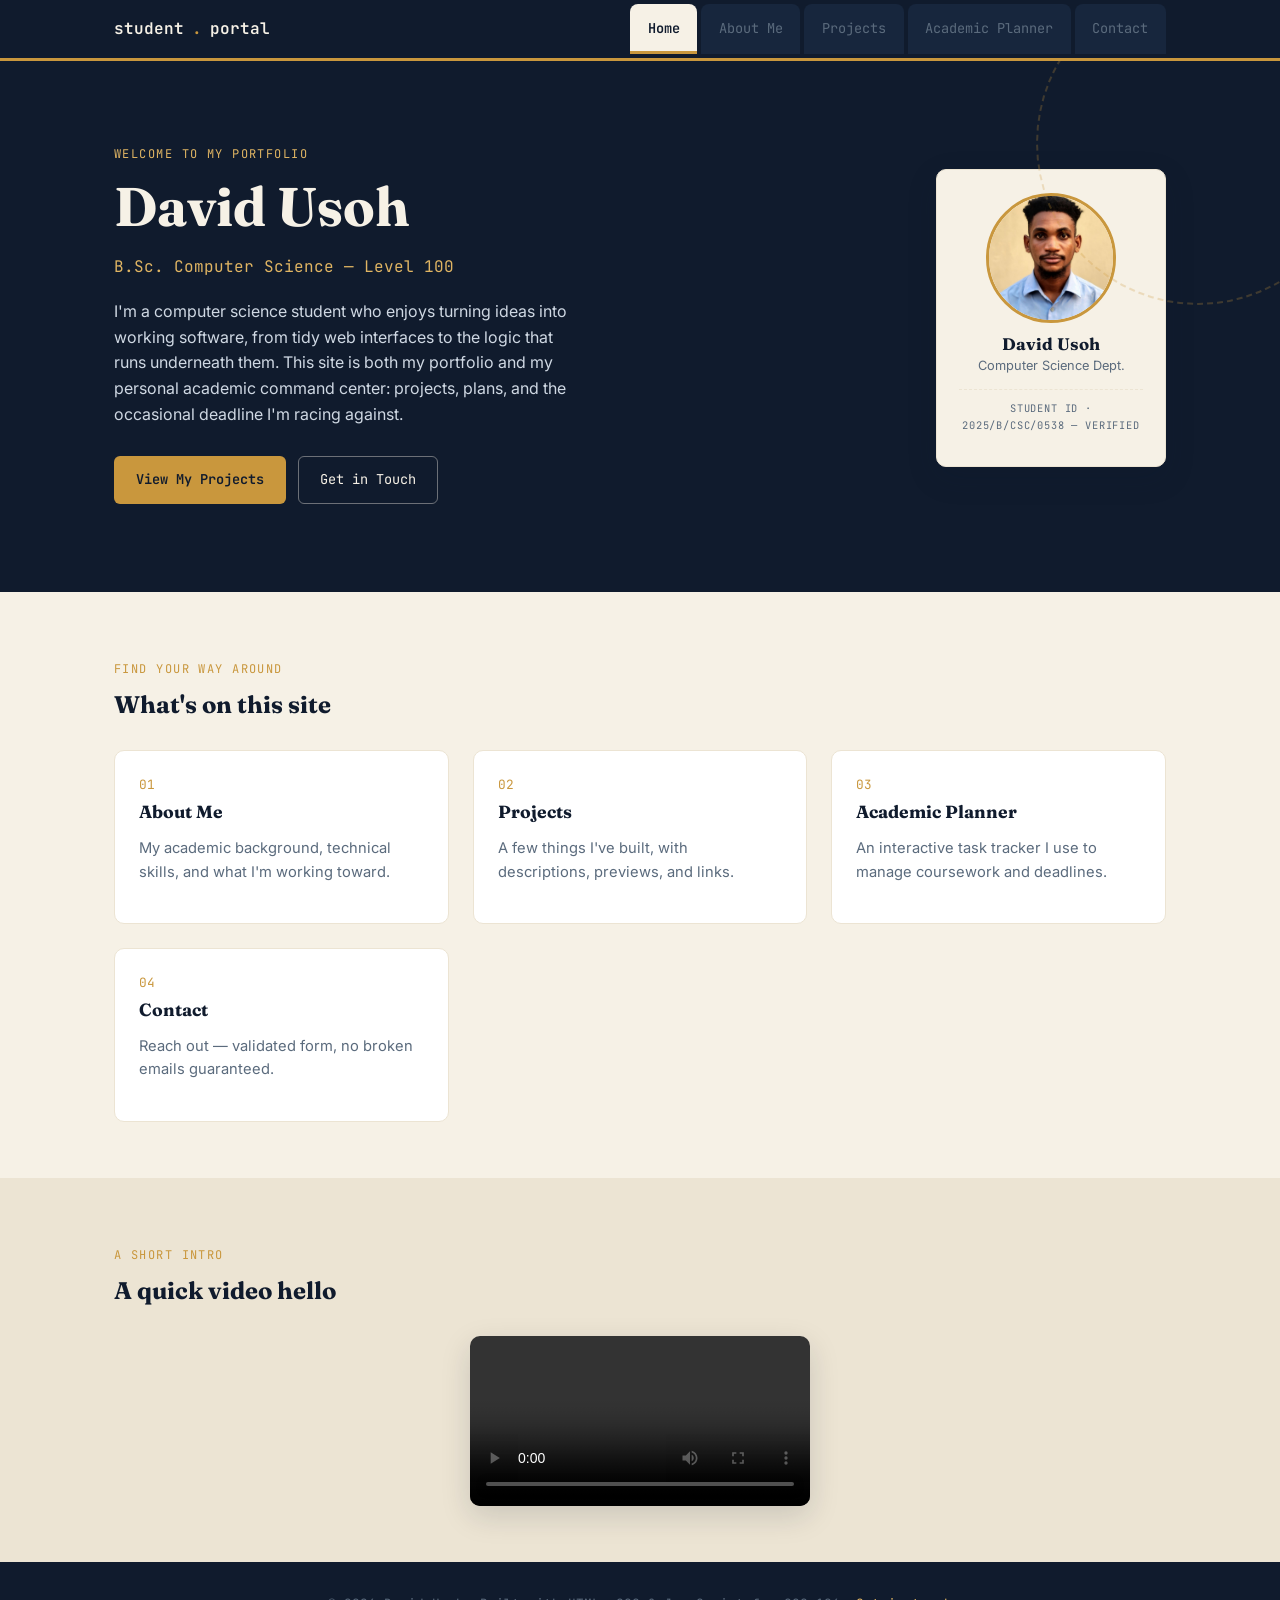
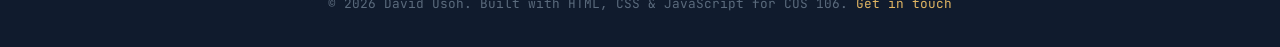
<file: index.html>
<!DOCTYPE html>
<html lang="en">
<head>
  <meta charset="UTF-8" />
  <meta name="viewport" content="width=device-width, initial-scale=1.0" />
  <title>David Usoh | Student Portfolio</title>
  <meta name="description" content="Personal academic portfolio and student management portal." />
  <link rel="stylesheet" href="css/styles.css" />
</head>
<body>

  <!-- ============ NAVIGATION ============ -->
  <header class="topbar">
    <div class="topbar-inner">
      <a href="index.html" class="brand">student<span class="dot">.</span>portal</a>
      <button class="nav-toggle" aria-label="Toggle navigation" aria-expanded="false">Menu ☰</button>
      <nav>
        <ul class="nav-tabs">
          <li><a href="index.html">Home</a></li>
          <li><a href="about.html">About Me</a></li>
          <li><a href="projects.html">Projects</a></li>
          <li><a href="planner.html">Academic Planner</a></li>
          <li><a href="contact.html">Contact</a></li>
        </ul>
      </nav>
    </div>
  </header>

  <!-- ============ HERO ============ -->
  <section class="hero">
    <div class="container hero-grid">
      <div>
        <p class="eyebrow hero-eyebrow">Welcome to my portfolio</p>
        <h1>David Usoh</h1>
        <p class="role">B.Sc. Computer Science &mdash; Level 100</p>
        <p class="bio">
          I'm a computer science student who enjoys turning ideas into working software,
          from tidy web interfaces to the logic that runs underneath them. This site is both
          my portfolio and my personal academic command center: projects, plans, and the
          occasional deadline I'm racing against.
        </p>
        <div class="hero-actions">
          <a href="projects.html" class="btn btn-gold">View My Projects</a>
          <a href="contact.html" class="btn btn-outline">Get in Touch</a>
        </div>
      </div>

      <div class="id-card">
        <img src="image/PortfolioDp.JPG" alt="David Usoh" class="avatar" style="object-fit:cover;">
        <h3 style="font-size:1.05rem; margin-bottom:0.1rem;">David Usoh</h3>
        <p style="font-size:0.8rem; color:var(--slate); margin:0;">Computer Science Dept.</p>
        <p class="seal">Student ID ·    2025/B/CSC/0538 &mdash; Verified</p>
      </div>
    </div>
  </section>

  <!-- ============ QUICK LINKS ============ -->
  <section class="page-section">
    <div class="container">
      <div class="section-head">
        <p class="eyebrow">Find your way around</p>
        <h2>What's on this site</h2>
      </div>
      <div class="card-grid">
        <div class="card">
          <span class="tag-number">01</span>
          <h3 style="font-size:1.1rem;">About Me</h3>
          <p style="color:var(--slate); font-size:0.92rem;">My academic background, technical skills, and what I'm working toward.</p>
        </div>
        <div class="card">
          <span class="tag-number">02</span>
          <h3 style="font-size:1.1rem;">Projects</h3>
          <p style="color:var(--slate); font-size:0.92rem;">A few things I've built, with descriptions, previews, and links.</p>
        </div>
        <div class="card">
          <span class="tag-number">03</span>
          <h3 style="font-size:1.1rem;">Academic Planner</h3>
          <p style="color:var(--slate); font-size:0.92rem;">An interactive task tracker I use to manage coursework and deadlines.</p>
        </div>
        <div class="card">
          <span class="tag-number">04</span>
          <h3 style="font-size:1.1rem;">Contact</h3>
          <p style="color:var(--slate); font-size:0.92rem;">Reach out — validated form, no broken emails guaranteed.</p>
        </div>
      </div>
    </div>
  </section>

  <!-- ============ INTRO VIDEO (multimedia requirement) ============ -->
  <section class="page-section alt">
    <div class="container">
      <div class="section-head">
        <p class="eyebrow">A short intro</p>
        <h2>A quick video hello</h2>
      </div>
      <video style="max-width:340px; max-height:600px; width:100%; border-radius:10px; box-shadow:var(--shadow); display:block; margin:0 auto;" controls poster="">
  <source src="image/Portfolio video" type="video/mp4" />
  Your browser does not support the video tag.
</video>
    </div>
  </section>

  <footer>
    <div class="container">
      &copy; 2026 David Usoh. Built with HTML, CSS &amp; JavaScript for COS 106.
      <a href="contact.html">Get in touch</a>
    </div>
  </footer>

  <script src="js/script.js"></script>
</body>
</html>
</file>
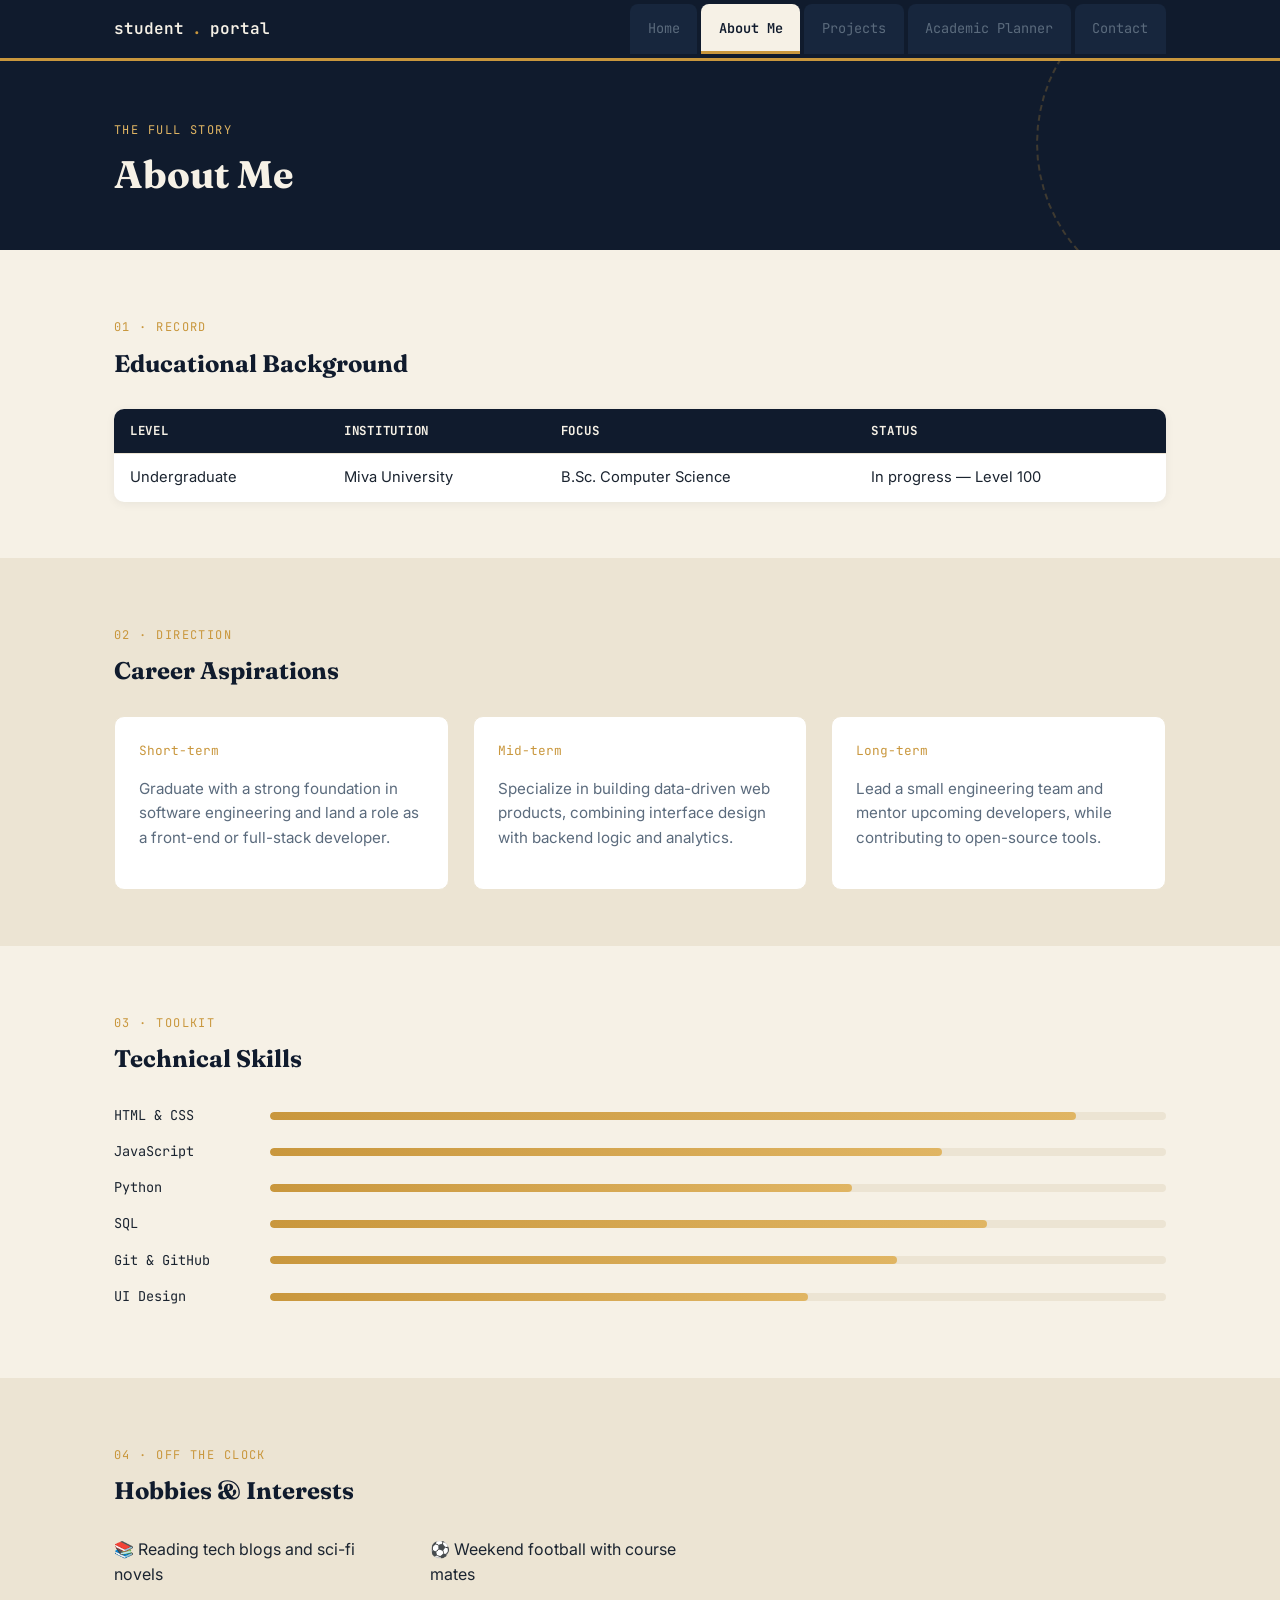
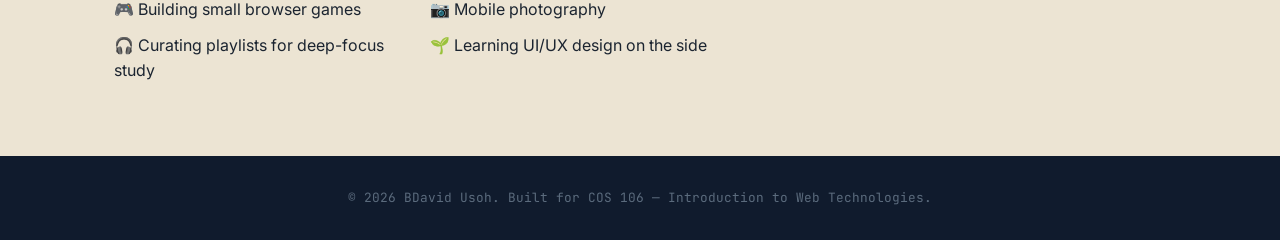
<file: about.html>
<!DOCTYPE html>
<html lang="en">
<head>
  <meta charset="UTF-8" />
  <meta name="viewport" content="width=device-width, initial-scale=1.0" />
  <title>About Me | Student Portal</title>
  <link rel="stylesheet" href="css/styles.css" />
</head>
<body>

  <header class="topbar">
    <div class="topbar-inner">
      <a href="index.html" class="brand">student<span class="dot">.</span>portal</a>
      <button class="nav-toggle" aria-label="Toggle navigation" aria-expanded="false">Menu ☰</button>
      <nav>
        <ul class="nav-tabs">
          <li><a href="index.html">Home</a></li>
          <li><a href="about.html">About Me</a></li>
          <li><a href="projects.html">Projects</a></li>
          <li><a href="planner.html">Academic Planner</a></li>
          <li><a href="contact.html">Contact</a></li>
        </ul>
      </nav>
    </div>
  </header>

  <section class="hero" style="padding:3rem 0;">
    <div class="container">
      <p class="eyebrow hero-eyebrow">The full story</p>
      <h1 style="font-size:2.4rem;">About Me</h1>
    </div>
  </section>

  <!-- ===== Educational Background (table) ===== -->
  <section class="page-section">
    <div class="container">
      <div class="section-head">
        <p class="eyebrow">01 · Record</p>
        <h2>Educational Background</h2>
      </div>
      <table class="transcript">
        <thead>
          <tr>
            <th>Level</th>
            <th>Institution</th>
            <th>Focus</th>
            <th>Status</th>
          </tr>
        </thead>
        <tbody>
          <tr>
            <td>Undergraduate</td>
            <td>Miva University</td>
            <td>B.Sc. Computer Science</td>
            <td>In progress &mdash; Level 100</td>
          </tr>
        </tbody>
      </table>
    </div>
  </section>

  <!-- ===== Career Aspirations ===== -->
  <section class="page-section alt">
    <div class="container">
      <div class="section-head">
        <p class="eyebrow">02 · Direction</p>
        <h2>Career Aspirations</h2>
      </div>
      <div class="card-grid">
        <div class="card">
          <span class="tag-number">Short-term</span>
          <p style="color:var(--slate); font-size:0.95rem;">Graduate with a strong foundation in software engineering and land a role as a front-end or full-stack developer.</p>
        </div>
        <div class="card">
          <span class="tag-number">Mid-term</span>
          <p style="color:var(--slate); font-size:0.95rem;">Specialize in building data-driven web products, combining interface design with backend logic and analytics.</p>
        </div>
        <div class="card">
          <span class="tag-number">Long-term</span>
          <p style="color:var(--slate); font-size:0.95rem;">Lead a small engineering team and mentor upcoming developers, while contributing to open-source tools.</p>
        </div>
      </div>
    </div>
  </section>

  <!-- ===== Technical Skills ===== -->
  <section class="page-section">
    <div class="container">
      <div class="section-head">
        <p class="eyebrow">03 · Toolkit</p>
        <h2>Technical Skills</h2>
      </div>
      <div class="skill-row"><span>HTML &amp; CSS</span><div class="skill-bar"><i style="width:90%"></i></div></div>
      <div class="skill-row"><span>JavaScript</span><div class="skill-bar"><i style="width:75%"></i></div></div>
      <div class="skill-row"><span>Python</span><div class="skill-bar"><i style="width:65%"></i></div></div>
      <div class="skill-row"><span>SQL</span><div class="skill-bar"><i style="width:80%"></i></div></div>
      <div class="skill-row"><span>Git &amp; GitHub</span><div class="skill-bar"><i style="width:70%"></i></div></div>
      <div class="skill-row"><span>UI Design</span><div class="skill-bar"><i style="width:60%"></i></div></div>
    </div>
  </section>

  <!-- ===== Hobbies (list requirement) ===== -->
  <section class="page-section alt">
    <div class="container">
      <div class="section-head">
        <p class="eyebrow">04 · Off the clock</p>
        <h2>Hobbies &amp; Interests</h2>
      </div>
      <ul style="columns:2; column-gap:2rem; list-style:none; padding:0; max-width:600px;">
        <li style="margin-bottom:0.6rem;">📚 Reading tech blogs and sci-fi novels</li>
        <li style="margin-bottom:0.6rem;">🎮 Building small browser games</li>
        <li style="margin-bottom:0.6rem;">🎧 Curating playlists for deep-focus study</li>
        <li style="margin-bottom:0.6rem;">⚽ Weekend football with course mates</li>
        <li style="margin-bottom:0.6rem;">📷 Mobile photography</li>
        <li style="margin-bottom:0.6rem;">🌱 Learning UI/UX design on the side</li>
      </ul>
    </div>
  </section>

  <footer>
    <div class="container">&copy; 2026 BDavid Usoh. Built for COS 106 &mdash; Introduction to Web Technologies.</div>
  </footer>

  <script src="js/script.js"></script>
</body>
</html>
</file>
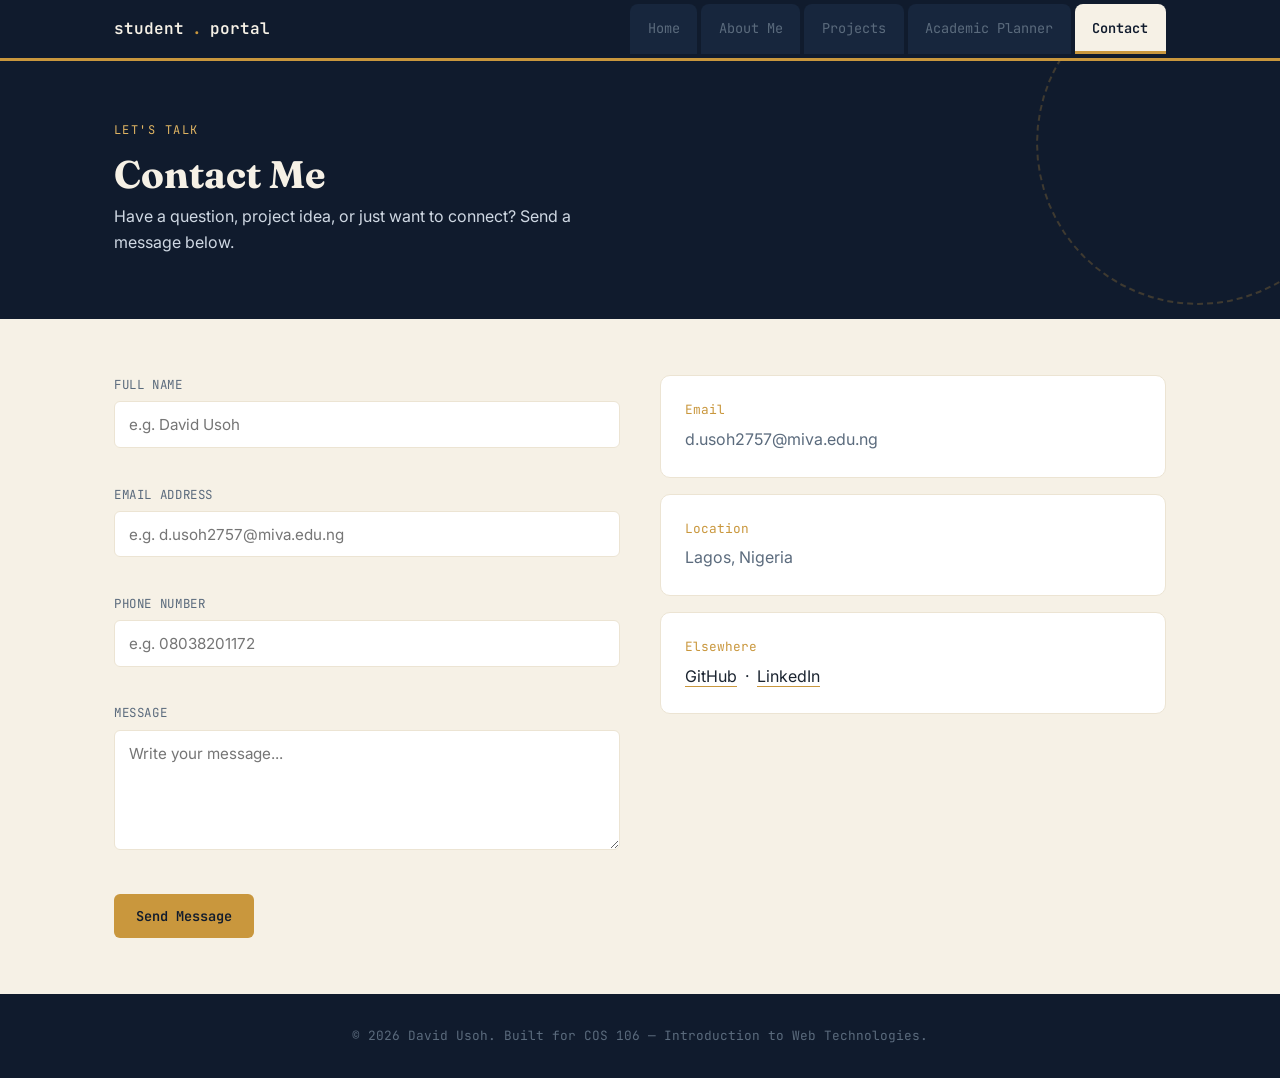
<file: contact.html>
<!DOCTYPE html>
<html lang="en">
<head>
  <meta charset="UTF-8" />
  <meta name="viewport" content="width=device-width, initial-scale=1.0" />
  <title>Contact | Student Portal</title>
  <link rel="stylesheet" href="css/styles.css" />
</head>
<body>

  <header class="topbar">
    <div class="topbar-inner">
      <a href="index.html" class="brand">student<span class="dot">.</span>portal</a>
      <button class="nav-toggle" aria-label="Toggle navigation" aria-expanded="false">Menu ☰</button>
      <nav>
        <ul class="nav-tabs">
          <li><a href="index.html">Home</a></li>
          <li><a href="about.html">About Me</a></li>
          <li><a href="projects.html">Projects</a></li>
          <li><a href="planner.html">Academic Planner</a></li>
          <li><a href="contact.html">Contact</a></li>
        </ul>
      </nav>
    </div>
  </header>

  <section class="hero" style="padding:3rem 0;">
    <div class="container">
      <p class="eyebrow hero-eyebrow">Let's talk</p>
      <h1 style="font-size:2.4rem;">Contact Me</h1>
      <p class="bio" style="margin-top:0.5rem;">Have a question, project idea, or just want to connect? Send a message below.</p>
    </div>
  </section>

  <section class="page-section">
    <div class="container contact-grid">

      <!-- Contact form -->
      <div>
        <div id="formSuccess" class="form-success">✓ Message sent! I'll get back to you soon.</div>

        <form id="contactForm" novalidate>
          <div class="form-group" id="nameGroup">
            <label for="name">Full Name</label>
            <input type="text" id="name" name="name" placeholder="e.g. David Usoh" />
            <div class="error-msg" id="nameError"></div>
          </div>

          <div class="form-group" id="emailGroup">
            <label for="email">Email Address</label>
            <input type="email" id="email" name="email" placeholder="e.g. d.usoh2757@miva.edu.ng" />
            <div class="error-msg" id="emailError"></div>
          </div>

          <div class="form-group" id="phoneGroup">
            <label for="phone">Phone Number</label>
            <input type="tel" id="phone" name="phone" placeholder="e.g. 08038201172" />
            <div class="error-msg" id="phoneError"></div>
          </div>

          <div class="form-group" id="messageGroup">
            <label for="message">Message</label>
            <textarea id="message" name="message" placeholder="Write your message..."></textarea>
            <div class="error-msg" id="messageError"></div>
          </div>

          <button type="submit" class="btn btn-gold">Send Message</button>
        </form>
      </div>

      <!-- Contact info -->
      <div class="contact-info">
        <div class="card">
          <span class="tag-number">Email</span>
          <p style="margin:0; color:var(--slate);">d.usoh2757@miva.edu.ng</p>
        </div>
        <div class="card">
          <span class="tag-number">Location</span>
          <p style="margin:0; color:var(--slate);">Lagos, Nigeria</p>
        </div>
        <div class="card">
          <span class="tag-number">Elsewhere</span>
          <p style="margin:0;">
            <a href="https://github.com/DavidUsoh/Portfolio-Website" target="_blank" rel="noopener" style="border-bottom:1px solid var(--gold);">GitHub</a>
            &nbsp;·&nbsp;
            <a href="https://linkedin.com/" target="_blank" rel="noopener" style="border-bottom:1px solid var(--gold);">LinkedIn</a>
          </p>
        </div>
      </div>

    </div>
  </section>

  <footer>
    <div class="container">&copy; 2026 David Usoh. Built for COS 106 &mdash; Introduction to Web Technologies.</div>
  </footer>

  <script src="js/script.js"></script>
  <script src="js/contact.js"></script>
</body>
</html>
</file>
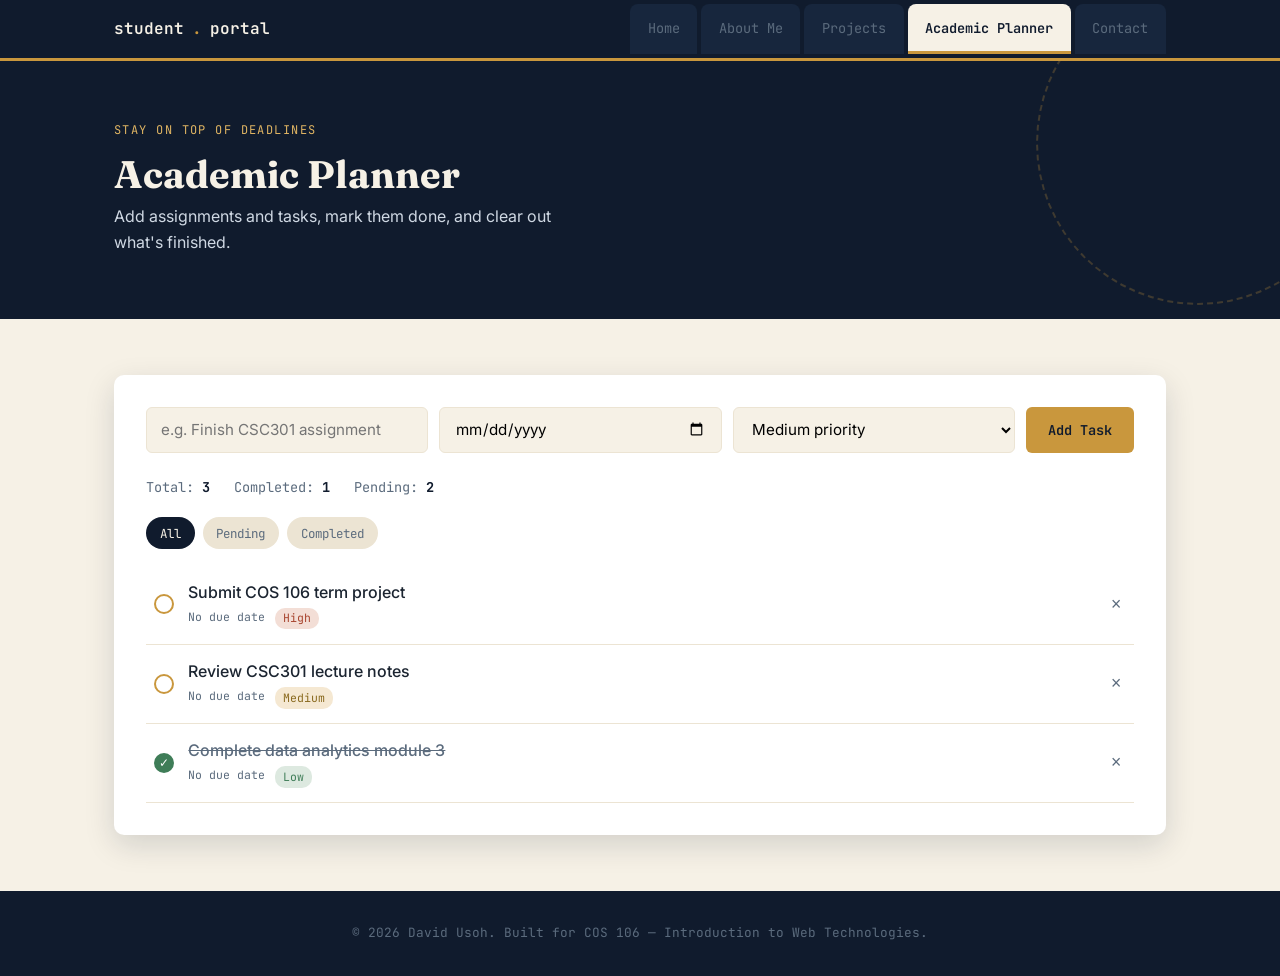
<file: planner.html>
<!DOCTYPE html>
<html lang="en">
<head>
  <meta charset="UTF-8" />
  <meta name="viewport" content="width=device-width, initial-scale=1.0" />
  <title>Academic Planner | Student Portal</title>
  <link rel="stylesheet" href="css/styles.css" />
</head>
<body>

  <header class="topbar">
    <div class="topbar-inner">
      <a href="index.html" class="brand">student<span class="dot">.</span>portal</a>
      <button class="nav-toggle" aria-label="Toggle navigation" aria-expanded="false">Menu ☰</button>
      <nav>
        <ul class="nav-tabs">
          <li><a href="index.html">Home</a></li>
          <li><a href="about.html">About Me</a></li>
          <li><a href="projects.html">Projects</a></li>
          <li><a href="planner.html">Academic Planner</a></li>
          <li><a href="contact.html">Contact</a></li>
        </ul>
      </nav>
    </div>
  </header>

  <section class="hero" style="padding:3rem 0;">
    <div class="container">
      <p class="eyebrow hero-eyebrow">Stay on top of deadlines</p>
      <h1 style="font-size:2.4rem;">Academic Planner</h1>
      <p class="bio" style="margin-top:0.5rem;">Add assignments and tasks, mark them done, and clear out what's finished.</p>
    </div>
  </section>

  <section class="page-section">
    <div class="container">
      <div class="planner-box">

        <!-- Add task form -->
        <form id="taskForm" class="planner-form">
          <input type="text" id="taskInput" placeholder="e.g. Finish CSC301 assignment" required aria-label="Task description" />
          <input type="date" id="taskDate" aria-label="Due date" />
          <select id="taskPriority" aria-label="Priority">
            <option value="low">Low priority</option>
            <option value="med" selected>Medium priority</option>
            <option value="high">High priority</option>
          </select>
          <button type="submit" class="btn btn-gold">Add Task</button>
        </form>

        <!-- Stats -->
        <div class="planner-stats">
          <span>Total: <strong id="statTotal">0</strong></span>
          <span>Completed: <strong id="statDone">0</strong></span>
          <span>Pending: <strong id="statPending">0</strong></span>
        </div>

        <!-- Filters -->
        <div class="filter-row">
          <button class="filter-btn active" data-filter="all">All</button>
          <button class="filter-btn" data-filter="pending">Pending</button>
          <button class="filter-btn" data-filter="done">Completed</button>
        </div>

        <!-- Task list, rendered by JS -->
        <ul id="taskList"></ul>

        <!-- Empty state, shown/hidden by JS -->
        <div id="emptyState" class="empty-state">No tasks yet — add your first one above.</div>

      </div>
    </div>
  </section>

  <footer>
    <div class="container">&copy; 2026 David Usoh. Built for COS 106 &mdash; Introduction to Web Technologies.</div>
  </footer>

  <script src="js/script.js"></script>
  <script src="js/planner.js"></script>
</body>
</html>
</file>
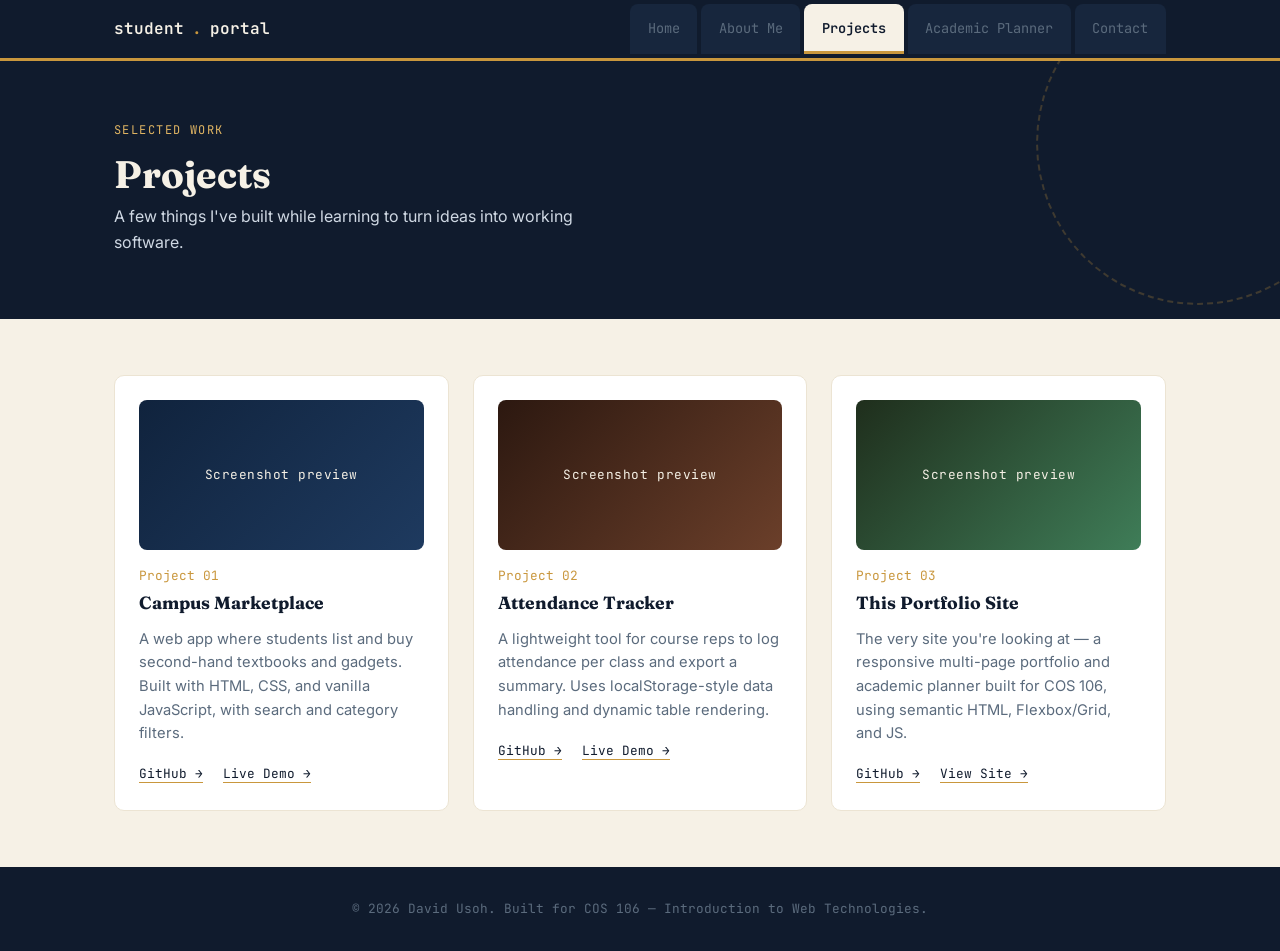
<file: projects.html>
<!DOCTYPE html>
<html lang="en">
<head>
  <meta charset="UTF-8" />
  <meta name="viewport" content="width=device-width, initial-scale=1.0" />
  <title>Projects | Student Portal</title>
  <link rel="stylesheet" href="css/styles.css" />
</head>
<body>

  <header class="topbar">
    <div class="topbar-inner">
      <a href="index.html" class="brand">student<span class="dot">.</span>portal</a>
      <button class="nav-toggle" aria-label="Toggle navigation" aria-expanded="false">Menu ☰</button>
      <nav>
        <ul class="nav-tabs">
          <li><a href="index.html">Home</a></li>
          <li><a href="about.html">About Me</a></li>
          <li><a href="projects.html">Projects</a></li>
          <li><a href="planner.html">Academic Planner</a></li>
          <li><a href="contact.html">Contact</a></li>
        </ul>
      </nav>
    </div>
  </header>

  <section class="hero" style="padding:3rem 0;">
    <div class="container">
      <p class="eyebrow hero-eyebrow">Selected work</p>
      <h1 style="font-size:2.4rem;">Projects</h1>
      <p class="bio" style="margin-top:0.5rem;">A few things I've built while learning to turn ideas into working software.</p>
    </div>
  </section>

  <section class="page-section">
    <div class="container">
      <div class="card-grid">

        <!-- Project 1 -->
        <div class="card">
          <div class="project-thumb thumb-1">Screenshot preview</div>
          <span class="tag-number">Project 01</span>
          <h3 style="font-size:1.1rem;">Campus Marketplace</h3>
          <p style="color:var(--slate); font-size:0.92rem;">
            A web app where students list and buy second-hand textbooks and gadgets.
            Built with HTML, CSS, and vanilla JavaScript, with search and category filters.
          </p>
          <div class="project-links">
            <a href="https://github.com/DavidUsoh/Portfolio-Website" target="_blank" rel="noopener">GitHub →</a>
            <a href="#" target="_blank" rel="noopener">Live Demo →</a>
          </div>
        </div>

        <!-- Project 2 -->
        <div class="card">
          <div class="project-thumb thumb-2">Screenshot preview</div>
          <span class="tag-number">Project 02</span>
          <h3 style="font-size:1.1rem;">Attendance Tracker</h3>
          <p style="color:var(--slate); font-size:0.92rem;">
            A lightweight tool for course reps to log attendance per class and export
            a summary. Uses localStorage-style data handling and dynamic table rendering.
          </p>
          <div class="project-links">
            <a href="https://github.com/DavidUsoh/Portfolio-Website" target="_blank" rel="noopener">GitHub →</a>
            <a href="#" target="_blank" rel="noopener">Live Demo →</a>
          </div>
        </div>

        <!-- Project 3 -->
        <div class="card">
          <div class="project-thumb thumb-3">Screenshot preview</div>
          <span class="tag-number">Project 03</span>
          <h3 style="font-size:1.1rem;">This Portfolio Site</h3>
          <p style="color:var(--slate); font-size:0.92rem;">
            The very site you're looking at — a responsive multi-page portfolio and
            academic planner built for COS 106, using semantic HTML, Flexbox/Grid, and JS.
          </p>
          <div class="project-links">
            <a href="https://github.com/DavidUsoh/Portfolio-Website" target="_blank" rel="noopener">GitHub →</a>
            <a href="index.html">View Site →</a>
          </div>
        </div>

      </div>
    </div>
  </section>

  <footer>
    <div class="container">&copy; 2026 David Usoh. Built for COS 106 &mdash; Introduction to Web Technologies.</div>
  </footer>

  <script src="js/script.js"></script>
</body>
</html>
</file>
<file: css/styles.css>
/* ============================================================
   STUDENT PORTAL — DESIGN SYSTEM
   Theme: "Transcript" — an academic ID-card / browser-tab feel.
   Colors:  navy (primary dark), parchment (card surface),
            gold (accent, like a wax seal / honors ribbon)
   Type:    Fraunces (display serif) + Inter (body) + JetBrains Mono (labels)
   ============================================================ */

@import url('https://fonts.googleapis.com/css2?family=Fraunces:opsz,wght@9..144,400;9..144,600;9..144,700&family=Inter:wght@400;500;600&family=JetBrains+Mono:wght@500;600&display=swap');

:root {
  --navy: #101b2d;
  --navy-soft: #17263d;
  --parchment: #f6f1e6;
  --parchment-dim: #ece4d3;
  --gold: #c9973d;
  --gold-bright: #e0b563;
  --ink: #1b2430;
  --slate: #5b6b7d;
  --success: #3f7d58;
  --danger: #a8452f;

  --font-display: 'Fraunces', serif;
  --font-body: 'Inter', sans-serif;
  --font-mono: 'JetBrains Mono', monospace;

  --radius: 10px;
  --shadow: 0 10px 30px rgba(16, 27, 45, 0.15);
  --transition: 0.25s ease;
}

* { box-sizing: border-box; }

html { scroll-behavior: smooth; }

body {
  margin: 0;
  font-family: var(--font-body);
  background: var(--parchment);
  color: var(--ink);
  line-height: 1.6;
}

h1, h2, h3, h4 {
  font-family: var(--font-display);
  color: var(--navy);
  margin: 0 0 0.5em;
  line-height: 1.15;
}

a { color: inherit; text-decoration: none; }

img { max-width: 100%; display: block; }

.eyebrow {
  font-family: var(--font-mono);
  font-size: 0.75rem;
  letter-spacing: 0.12em;
  text-transform: uppercase;
  color: var(--gold);
}

.container {
  max-width: 1100px;
  margin: 0 auto;
  padding: 0 1.5rem;
}

/* ============================================================
   TOP BAR — styled like a browser / student-ID tab strip
   ============================================================ */
.topbar {
  background: var(--navy);
  border-bottom: 3px solid var(--gold);
}

.topbar-inner {
  max-width: 1100px;
  margin: 0 auto;
  display: flex;
  align-items: center;
  justify-content: space-between;
  padding: 0 1.5rem;
}

.brand {
  font-family: var(--font-mono);
  color: var(--parchment);
  font-weight: 600;
  font-size: 1rem;
  padding: 1rem 0;
  display: flex;
  align-items: center;
  gap: 0.5rem;
}

.brand .dot { color: var(--gold); }

.nav-tabs {
  display: flex;
  list-style: none;
  margin: 0;
  padding: 0;
  gap: 4px;
}

.nav-tabs li a {
  display: block;
  font-family: var(--font-mono);
  font-size: 0.85rem;
  color: var(--slate);
  background: var(--navy-soft);
  padding: 0.85rem 1.1rem 0.7rem;
  border-radius: 8px 8px 0 0;
  border-bottom: 3px solid transparent;
  transition: color var(--transition), border-color var(--transition), background var(--transition);
}

.nav-tabs li a:hover {
  color: var(--parchment);
  background: #1e3049;
}

.nav-tabs li a.active {
  color: var(--parchment);
  background: var(--parchment);
  color: var(--navy);
  border-bottom: 3px solid var(--gold);
  font-weight: 600;
}

.nav-toggle {
  display: none;
  background: none;
  border: 1px solid var(--gold);
  color: var(--gold);
  font-family: var(--font-mono);
  font-size: 0.85rem;
  padding: 0.4rem 0.7rem;
  border-radius: 6px;
  cursor: pointer;
}

/* ============================================================
   HERO
   ============================================================ */
.hero {
  background: var(--navy);
  color: var(--parchment);
  padding: 4.5rem 0 5.5rem;
  position: relative;
  overflow: hidden;
}

.hero::after {
  content: "";
  position: absolute;
  right: -80px;
  top: -80px;
  width: 320px;
  height: 320px;
  border: 2px dashed rgba(201, 151, 61, 0.25);
  border-radius: 50%;
}

.hero-grid {
  display: grid;
  grid-template-columns: 1fr auto;
  gap: 3rem;
  align-items: center;
}

.hero-eyebrow { color: var(--gold-bright); }

.hero h1 {
  color: var(--parchment);
  font-size: clamp(2.2rem, 5vw, 3.4rem);
  font-weight: 700;
  margin-bottom: 0.4rem;
}

.hero .role {
  font-family: var(--font-mono);
  color: var(--gold-bright);
  font-size: 1rem;
  margin-bottom: 1.2rem;
}

.hero p.bio {
  max-width: 46ch;
  color: #cfd8e3;
}

.hero-actions {
  margin-top: 1.8rem;
  display: flex;
  gap: 0.8rem;
  flex-wrap: wrap;
}

.btn {
  display: inline-block;
  font-family: var(--font-mono);
  font-size: 0.85rem;
  padding: 0.75rem 1.3rem;
  border-radius: 6px;
  border: 1px solid transparent;
  cursor: pointer;
  transition: transform var(--transition), box-shadow var(--transition), background var(--transition);
}

.btn:hover { transform: translateY(-2px); }

.btn-gold {
  background: var(--gold);
  color: var(--navy);
  font-weight: 600;
}
.btn-gold:hover { background: var(--gold-bright); box-shadow: 0 8px 20px rgba(201,151,61,0.35); }

.btn-outline {
  border-color: rgba(246,241,230,0.4);
  color: var(--parchment);
}
.btn-outline:hover { border-color: var(--gold); color: var(--gold-bright); }

/* Photo / avatar seal */
.id-card {
  background: var(--parchment);
  color: var(--ink);
  border-radius: var(--radius);
  padding: 1.4rem;
  width: 230px;
  box-shadow: var(--shadow);
  text-align: center;
  border: 1px solid var(--parchment-dim);
}

.avatar {
  width: 130px;
  height: 130px;
  border-radius: 50%;
  margin: 0 auto 0.8rem;
  background: linear-gradient(145deg, var(--navy), var(--navy-soft));
  color: var(--gold-bright);
  display: flex;
  align-items: center;
  justify-content: center;
  font-family: var(--font-display);
  font-size: 2.6rem;
  font-weight: 600;
  border: 3px solid var(--gold);
}

.id-card .seal {
  font-family: var(--font-mono);
  font-size: 0.65rem;
  letter-spacing: 0.08em;
  color: var(--slate);
  text-transform: uppercase;
  border-top: 1px dashed var(--parchment-dim);
  margin-top: 0.8rem;
  padding-top: 0.6rem;
}

/* ============================================================
   SECTIONS / CARDS
   ============================================================ */
section.page-section {
  padding: 3.5rem 0;
}

section.page-section.alt { background: var(--parchment-dim); }

.section-head { margin-bottom: 2rem; }

.card-grid {
  display: grid;
  grid-template-columns: repeat(auto-fit, minmax(260px, 1fr));
  gap: 1.5rem;
}

.card {
  background: #fff;
  border-radius: var(--radius);
  padding: 1.5rem;
  border: 1px solid var(--parchment-dim);
  transition: transform var(--transition), box-shadow var(--transition);
}

.card:hover {
  transform: translateY(-4px);
  box-shadow: var(--shadow);
}

.tag-number {
  font-family: var(--font-mono);
  color: var(--gold);
  font-size: 0.8rem;
  display: block;
  margin-bottom: 0.4rem;
}

/* Skills as transcript-style bars */
.skill-row {
  display: grid;
  grid-template-columns: 140px 1fr;
  align-items: center;
  gap: 1rem;
  margin-bottom: 0.9rem;
}

.skill-row span:first-child {
  font-family: var(--font-mono);
  font-size: 0.85rem;
}

.skill-bar {
  height: 8px;
  background: var(--parchment-dim);
  border-radius: 4px;
  overflow: hidden;
}

.skill-bar > i {
  display: block;
  height: 100%;
  background: linear-gradient(90deg, var(--gold), var(--gold-bright));
  border-radius: 4px;
  animation: fillbar 1.1s ease forwards;
  transform-origin: left;
}

@keyframes fillbar {
  from { transform: scaleX(0); }
  to { transform: scaleX(1); }
}

/* Table (used for academic record on About page) */
table.transcript {
  width: 100%;
  border-collapse: collapse;
  font-size: 0.92rem;
  background: #fff;
  border-radius: var(--radius);
  overflow: hidden;
  box-shadow: 0 2px 10px rgba(16,27,45,0.06);
}

table.transcript th, table.transcript td {
  padding: 0.75rem 1rem;
  text-align: left;
  border-bottom: 1px solid var(--parchment-dim);
}

table.transcript th {
  background: var(--navy);
  color: var(--parchment);
  font-family: var(--font-mono);
  font-size: 0.78rem;
  text-transform: uppercase;
  letter-spacing: 0.06em;
}

table.transcript tr:last-child td { border-bottom: none; }

/* Project cards */
.project-thumb {
  width: 100%;
  height: 150px;
  border-radius: 8px;
  margin-bottom: 1rem;
  display: flex;
  align-items: center;
  justify-content: center;
  font-family: var(--font-mono);
  font-size: 0.8rem;
  color: var(--parchment);
  letter-spacing: 0.04em;
}

.thumb-1 { background: linear-gradient(135deg, #10233d, #1e3a5f); }
.thumb-2 { background: linear-gradient(135deg, #2c1810, #6b3f2a); }
.thumb-3 { background: linear-gradient(135deg, #1f2e1c, #3f7d58); }

.project-links a {
  font-family: var(--font-mono);
  font-size: 0.8rem;
  color: var(--navy);
  border-bottom: 1px solid var(--gold);
  margin-right: 1rem;
}
.project-links a:hover { color: var(--gold); }

/* ============================================================
   PLANNER (Academic Planner page)
   ============================================================ */
.planner-box {
  background: #fff;
  border-radius: var(--radius);
  box-shadow: var(--shadow);
  padding: 2rem;
}

.planner-form {
  display: flex;
  gap: 0.7rem;
  flex-wrap: wrap;
  margin-bottom: 1.5rem;
}

.planner-form input[type="text"],
.planner-form input[type="date"],
.planner-form select {
  flex: 1;
  min-width: 140px;
  padding: 0.7rem 0.9rem;
  border: 1px solid var(--parchment-dim);
  border-radius: 6px;
  font-family: var(--font-body);
  font-size: 0.95rem;
  background: var(--parchment);
}

.planner-form input:focus,
.planner-form select:focus,
input:focus, textarea:focus {
  outline: 2px solid var(--gold);
  outline-offset: 1px;
}

.planner-stats {
  display: flex;
  gap: 1.5rem;
  font-family: var(--font-mono);
  font-size: 0.85rem;
  color: var(--slate);
  margin-bottom: 1.2rem;
}

.planner-stats strong { color: var(--navy); }

.filter-row {
  display: flex;
  gap: 0.5rem;
  margin-bottom: 1rem;
}

.filter-btn {
  font-family: var(--font-mono);
  font-size: 0.78rem;
  background: var(--parchment-dim);
  border: 1px solid transparent;
  padding: 0.4rem 0.8rem;
  border-radius: 20px;
  cursor: pointer;
  color: var(--slate);
  transition: var(--transition);
}
.filter-btn.active {
  background: var(--navy);
  color: var(--parchment);
}

#taskList {
  list-style: none;
  margin: 0;
  padding: 0;
}

.task-item {
  display: flex;
  align-items: center;
  gap: 0.9rem;
  padding: 0.9rem 0.5rem;
  border-bottom: 1px solid var(--parchment-dim);
  animation: slideIn 0.25s ease;
}

@keyframes slideIn {
  from { opacity: 0; transform: translateY(-6px); }
  to { opacity: 1; transform: translateY(0); }
}

.task-item.done .task-title {
  text-decoration: line-through;
  color: var(--slate);
}

.task-checkbox {
  width: 20px;
  height: 20px;
  border: 2px solid var(--gold);
  border-radius: 50%;
  cursor: pointer;
  flex-shrink: 0;
  background: none;
  position: relative;
}

.task-item.done .task-checkbox {
  background: var(--success);
  border-color: var(--success);
}

.task-item.done .task-checkbox::after {
  content: "✓";
  color: #fff;
  font-size: 0.75rem;
  position: absolute;
  inset: 0;
  display: flex;
  align-items: center;
  justify-content: center;
}

.task-body { flex: 1; min-width: 0; }

.task-title { font-weight: 500; }

.task-meta {
  font-family: var(--font-mono);
  font-size: 0.72rem;
  color: var(--slate);
  display: flex;
  gap: 0.6rem;
  margin-top: 0.15rem;
}

.badge {
  padding: 0.1rem 0.5rem;
  border-radius: 10px;
  background: var(--parchment-dim);
}

.badge.high { background: #f3ded6; color: var(--danger); }
.badge.med { background: #f5e8d2; color: #8a6a1f; }
.badge.low { background: #dde9e0; color: var(--success); }

.task-delete {
  background: none;
  border: none;
  color: var(--slate);
  cursor: pointer;
  font-size: 1.1rem;
  line-height: 1;
  padding: 0.3rem;
  transition: color var(--transition);
}
.task-delete:hover { color: var(--danger); }

.empty-state {
  text-align: center;
  padding: 2.5rem 1rem;
  color: var(--slate);
  font-family: var(--font-mono);
  font-size: 0.9rem;
}

/* ============================================================
   CONTACT FORM
   ============================================================ */
.contact-grid {
  display: grid;
  grid-template-columns: 1fr 1fr;
  gap: 2.5rem;
}

.form-group { margin-bottom: 1.2rem; }

.form-group label {
  display: block;
  font-family: var(--font-mono);
  font-size: 0.78rem;
  text-transform: uppercase;
  letter-spacing: 0.05em;
  color: var(--slate);
  margin-bottom: 0.4rem;
}

.form-group input, .form-group textarea {
  width: 100%;
  padding: 0.8rem 0.9rem;
  border: 1px solid var(--parchment-dim);
  border-radius: 6px;
  font-family: var(--font-body);
  font-size: 0.95rem;
  background: #fff;
}

.form-group textarea { resize: vertical; min-height: 120px; }

.error-msg {
  color: var(--danger);
  font-size: 0.78rem;
  font-family: var(--font-mono);
  margin-top: 0.3rem;
  min-height: 1em;
}

.form-group.invalid input,
.form-group.invalid textarea {
  border-color: var(--danger);
}

.form-success {
  background: #e4efe8;
  border: 1px solid var(--success);
  color: var(--success);
  padding: 1rem 1.2rem;
  border-radius: 8px;
  font-family: var(--font-mono);
  font-size: 0.85rem;
  display: none;
}

.form-success.show { display: block; animation: slideIn 0.3s ease; }

.contact-info .card { margin-bottom: 1rem; }

/* ============================================================
   FOOTER
   ============================================================ */
footer {
  background: var(--navy);
  color: var(--slate);
  padding: 2rem 0;
  text-align: center;
  font-family: var(--font-mono);
  font-size: 0.8rem;
}

footer a { color: var(--gold-bright); }

/* ============================================================
   RESPONSIVE
   ============================================================ */
@media (max-width: 820px) {
  .hero-grid { grid-template-columns: 1fr; }
  .id-card { width: 100%; max-width: 230px; margin: 0 auto; }
  .contact-grid { grid-template-columns: 1fr; }
}

@media (max-width: 700px) {
  .nav-toggle { display: inline-block; }
  .nav-tabs {
    position: absolute;
    top: 100%;
    left: 0;
    right: 0;
    flex-direction: column;
    background: var(--navy-soft);
    display: none;
    padding: 0.5rem;
  }
  .nav-tabs.open { display: flex; }
  .topbar-inner { position: relative; padding: 0.7rem 1.5rem; }
  .brand { padding: 0.3rem 0; }
  .nav-tabs li a { border-radius: 6px; }
}

@media (prefers-reduced-motion: reduce) {
  * { animation-duration: 0.001ms !important; transition-duration: 0.001ms !important; }
}
</file>
